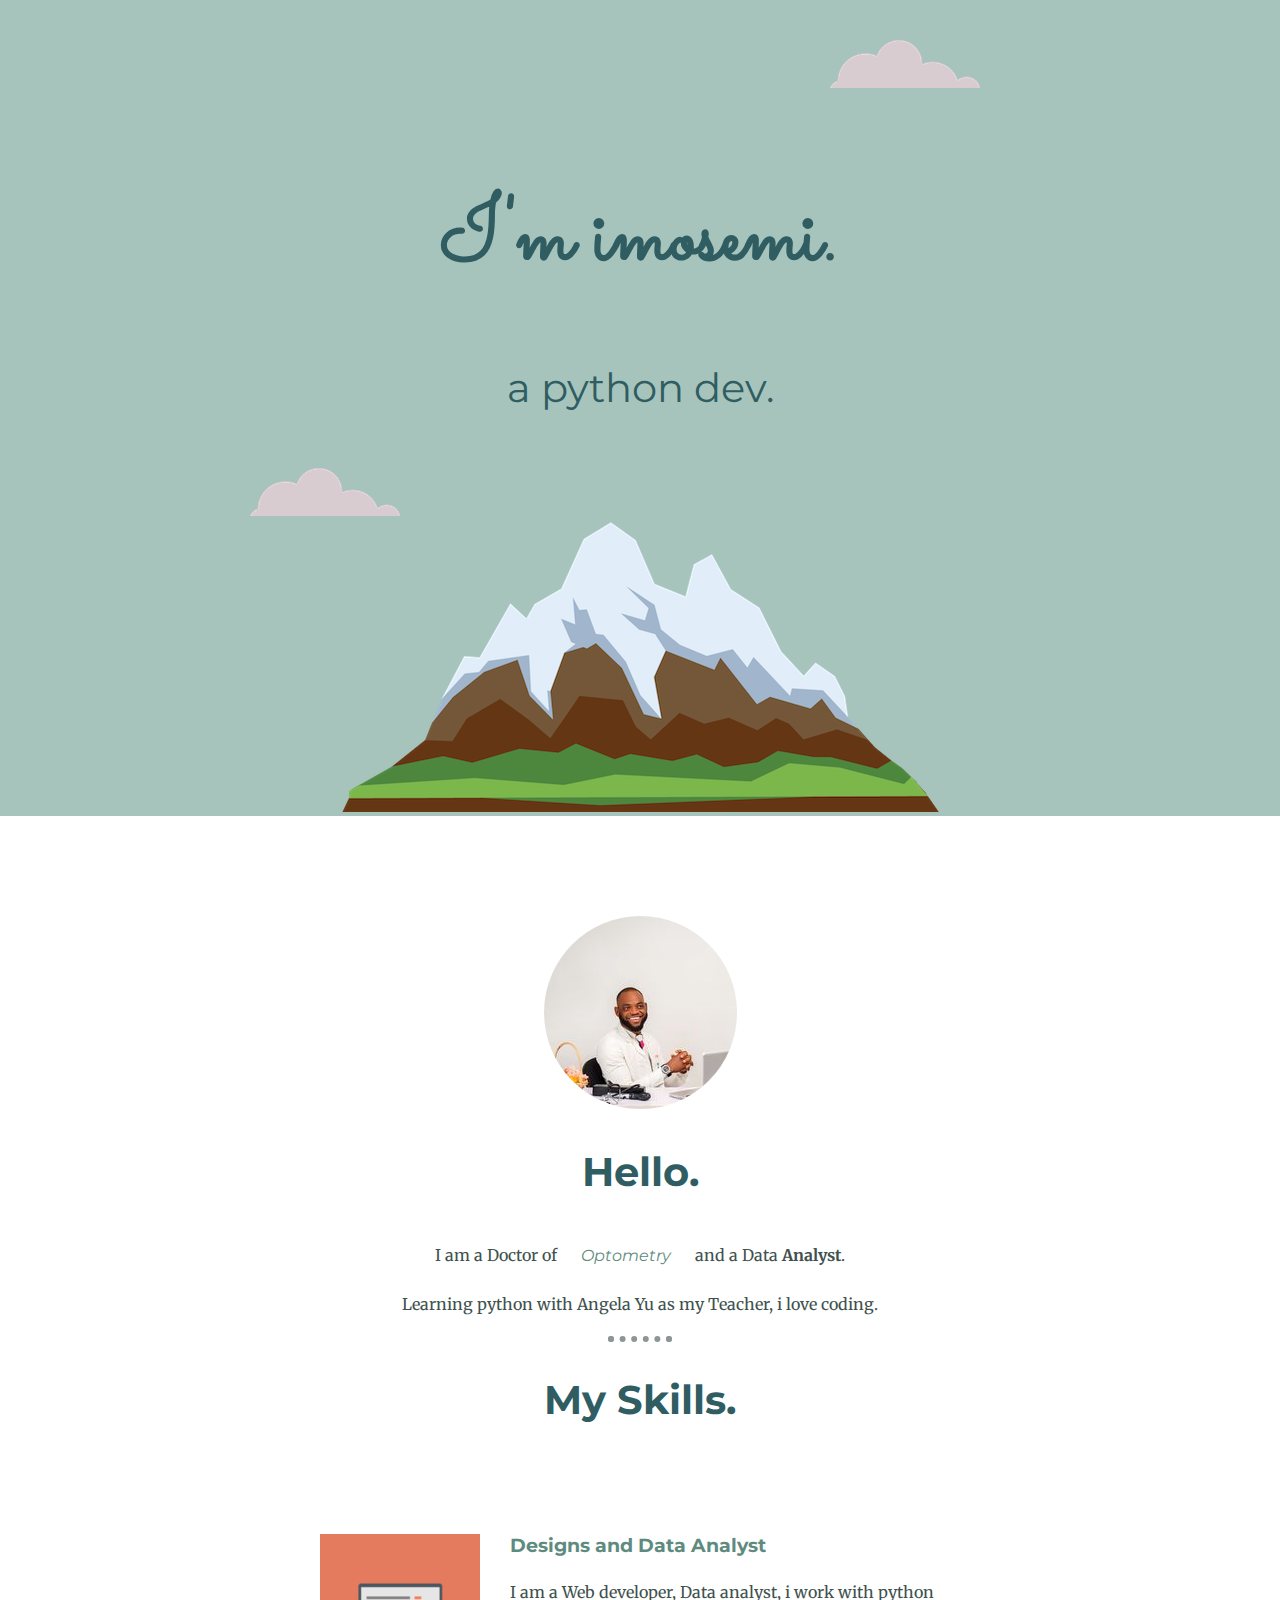
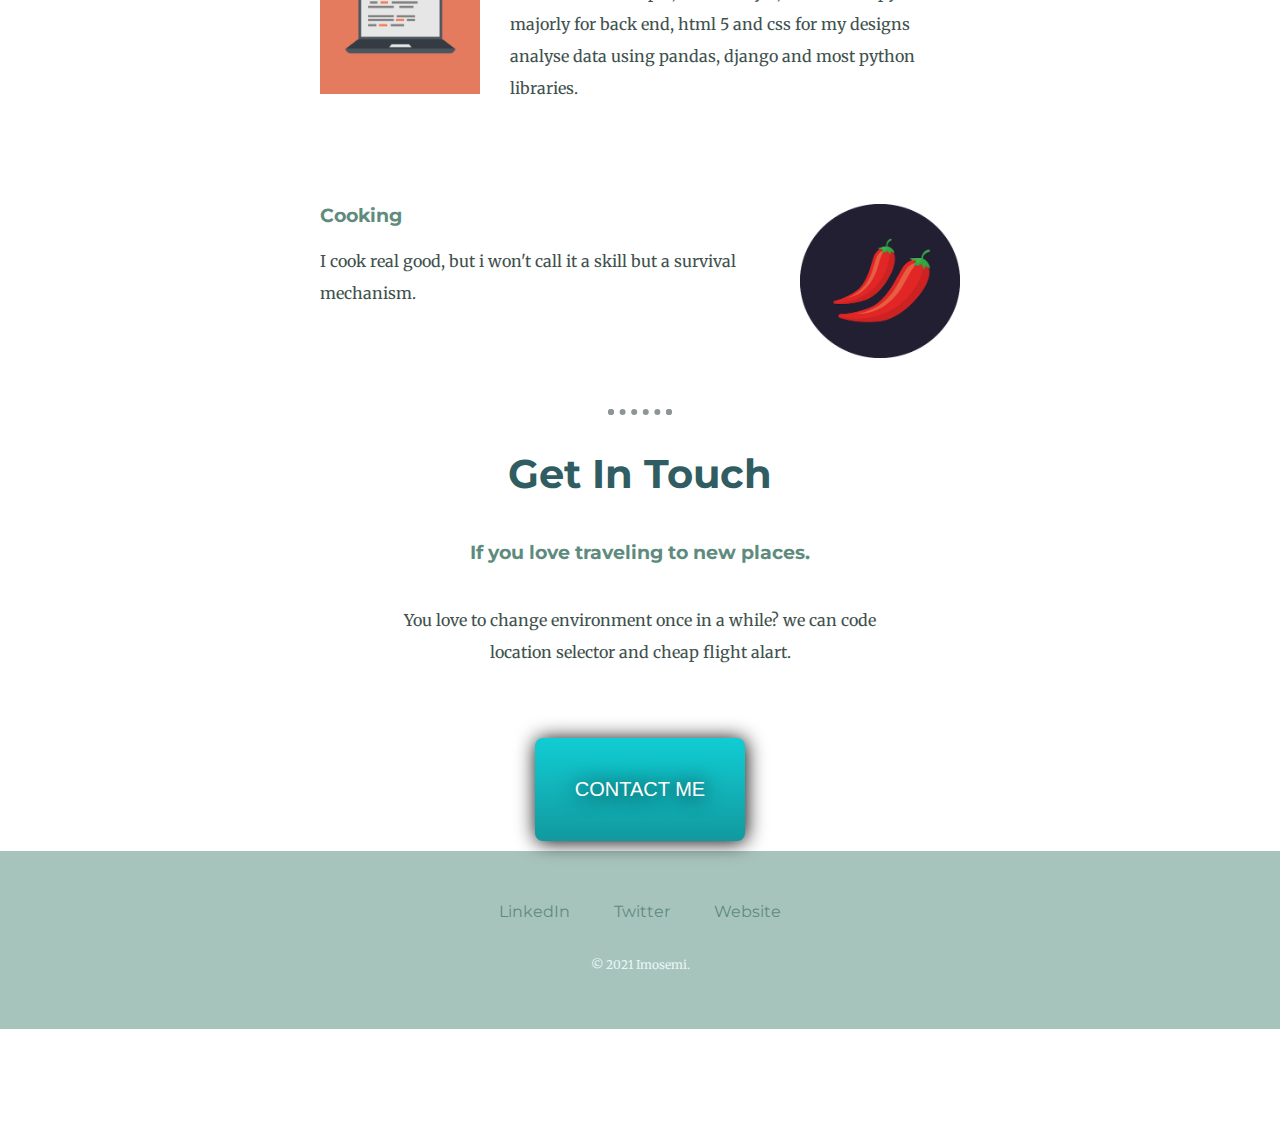
<file: index.html>
<!DOCTYPE html>
<html lang="en">
<head>
    <meta charset="UTF-8">
    <title>imosemi personal website</title>
    <link rel="stylesheet" href="css/style.css">
    <link rel="shortcut icon" href="favicon.png" type="image/x-icon">
    <link href="https://fonts.googleapis.com/css2?family=Merriweather&family=Montserrat:wght@200&family=Sacramento&display=swap" rel="stylesheet"></head>
<body>
    <div class="top-container">
        <img class="top-cloud" src="images/cloud.png" alt="cloud-image">
        <h1>I'm imosemi.</h1>
        <h2 class="sub-head">a python dev.</h2>
        <img class="buttom-cloud" src="images/cloud.png" alt="cloud-image">
        <img src="images/mountain.png" alt="mountain-image">
    </div>

    <div class="middle-container">
        <div class="profile">
          <img src="images/image.png" alt="profile picture">
          <h2>Hello.</h2>
          <p>I am a Doctor of <em><a href="https://noang.org">Optometry</a></em> and a Data <strong>Analyst</strong>.</p>
          <p>Learning python with Angela Yu as my Teacher, i love coding.</p></td>       
        </div>
        <hr>
        <div class="skills">
          <h2>My Skills.</h2>
          <div class="skill-row">
            <img class="computer-img" src="images/computer.png" alt="computer-img">
            <h3>Designs and Data Analyst</h3>
            <p>I am a Web developer, Data analyst, i work with python majorly for back end, html 5 and css for my designs analyse data using pandas, django and most python libraries.</p>
          </div>
          <div class="skill-row">
            <img class="chilli-img" src="images/chillies.png" alt="chilli-img">
            <h3>Cooking</h3>
            <p>I cook real good, but i won't call it a skill but a survival mechanism.</p>
        </div>
        </div>
        <hr>

    <div class="contact-me">
        <h2>Get In Touch</h2>
        <h3>If you love traveling to new places.</h3>
        <p class="contact-message">You love to change environment once in a while? we can code location selector and cheap flight alart.</p>
        <a class="btn" href="mailto:imosemij@gmail.com">CONTACT ME</a>
      </div>

    <div class="bottom-container">
        <a class="footer-link" href="https://www.linkedin.com/mwlite/in/imosemi-ehioken-125ba6a8">LinkedIn</a>
        <a class="footer-link" href="https://twitter.com/d_imosemi">Twitter</a>
        <a class="footer-link" href="https://www.imobey.com/">Website</a>
        <p class="copyright">© 2021 Imosemi.</p>
      </div>
</body>
</html>
</file>
<file: css/style.css>
body{
    color: #40514E;
    margin: 0;
    text-align: center;
    font-family: 'Merriweather', serif;
}

h1{
    color: #2F5D62;
    font-size: 5.625rem;
    line-height: 2;
    margin: 50px auto 0 auto;
    font-family: 'Sacramento', cursive;
}

h2{
    color: #2F5D62;
    font-size: 2.5rem;
    font-family: 'Montserrat', sans-serif;
    padding-bottom: 10px;
}
.sub-head{
    font-weight: normal;
}

h3{
    color: #5E8B7E;
    font-family: 'Montserrat', sans-serif;
}

p{
    line-height: 2;
}

.top-container{
    background-color: #A7C4BC;
    position: relative;
    padding-top: 100px;
}

a{
    color: #5E8B7E;
    font-family: 'Montserrat', sans-serif;
    margin: 10px 20px;
    text-decoration: none;
}

a:hover{
    color: #EAF6F6;
}

.middle-container{
    margin: 100px 0;
}

.bottom-container{
    background-color: #A7C4BC;
    padding: 50px 0 20px;
    
}

.skill-row{
    width: 50%;
    margin: 100px auto 100px auto;
    text-align: left;
}

.contact-message{
    width: 40%;
    margin: 40px auto 60px;
}

.copyright{
    color: #EAF6F6;
    font-size: 0.75rem;
    padding: 20px 0;
}

hr {
    border: dotted #8d9696 6PX;
    border-bottom: none;
    width: 4%;
}

.computer-img{
    width: 25%;
    float: left;
    margin-right: 30px;
}

.chilli-img{
    width: 25%;
    float: right;
    margin-left: 30px;
}

.top-cloud{
 position: absolute;
 right: 300px;
 top: 40px;   
}
.buttom-cloud{
    position: absolute;
    left: 250px;
    bottom: 300px;
}

.btn {
    background: #11CDD4;
    background-image: -webkit-linear-gradient(top, #11CDD4, #11999E);
    background-image: -moz-linear-gradient(top, #11CDD4, #11999E);
    background-image: -ms-linear-gradient(top, #11CDD4, #11999E);
    background-image: -o-linear-gradient(top, #11CDD4, #11999E);
    background-image: -webkit-gradient(to bottom, #11CDD4, #11999E);
    -webkit-border-radius: 8px;
    -moz-border-radius: 8px;
    border-radius: 8px;
    color: #FFFFFF;
    font-family: Arial;
    font-size: 20px;
    font-weight: 100;
    padding: 40px;
    -webkit-box-shadow: 1px 1px 20px 0 #000000;
    -moz-box-shadow: 1px 1px 20px 0 #000000;
    box-shadow: 1px 1px 20px 0 #000000;
    text-shadow: 1px 1px 20px #000000;
    border: solid #337FED 0;
    text-decoration: none;
    display: inline-block;
    cursor: pointer;
    text-align: center;
 }
 
 .btn:hover {
    border: solid #337FED 1px;
    background: #30E3CB;
    background-image: -webkit-linear-gradient(top, #30E3CB, #2BC4ED);
    background-image: -moz-linear-gradient(top, #30E3CB, #2BC4ED);
    background-image: -ms-linear-gradient(top, #30E3CB, #2BC4ED);
    background-image: -o-linear-gradient(top, #30E3CB, #2BC4ED);
    background-image: -webkit-gradient(to bottom, #30E3CB, #2BC4ED);
    -webkit-border-radius: 20px;
    -moz-border-radius: 20px;
    border-radius: 20px;
    text-decoration: none;
 }
</file>
